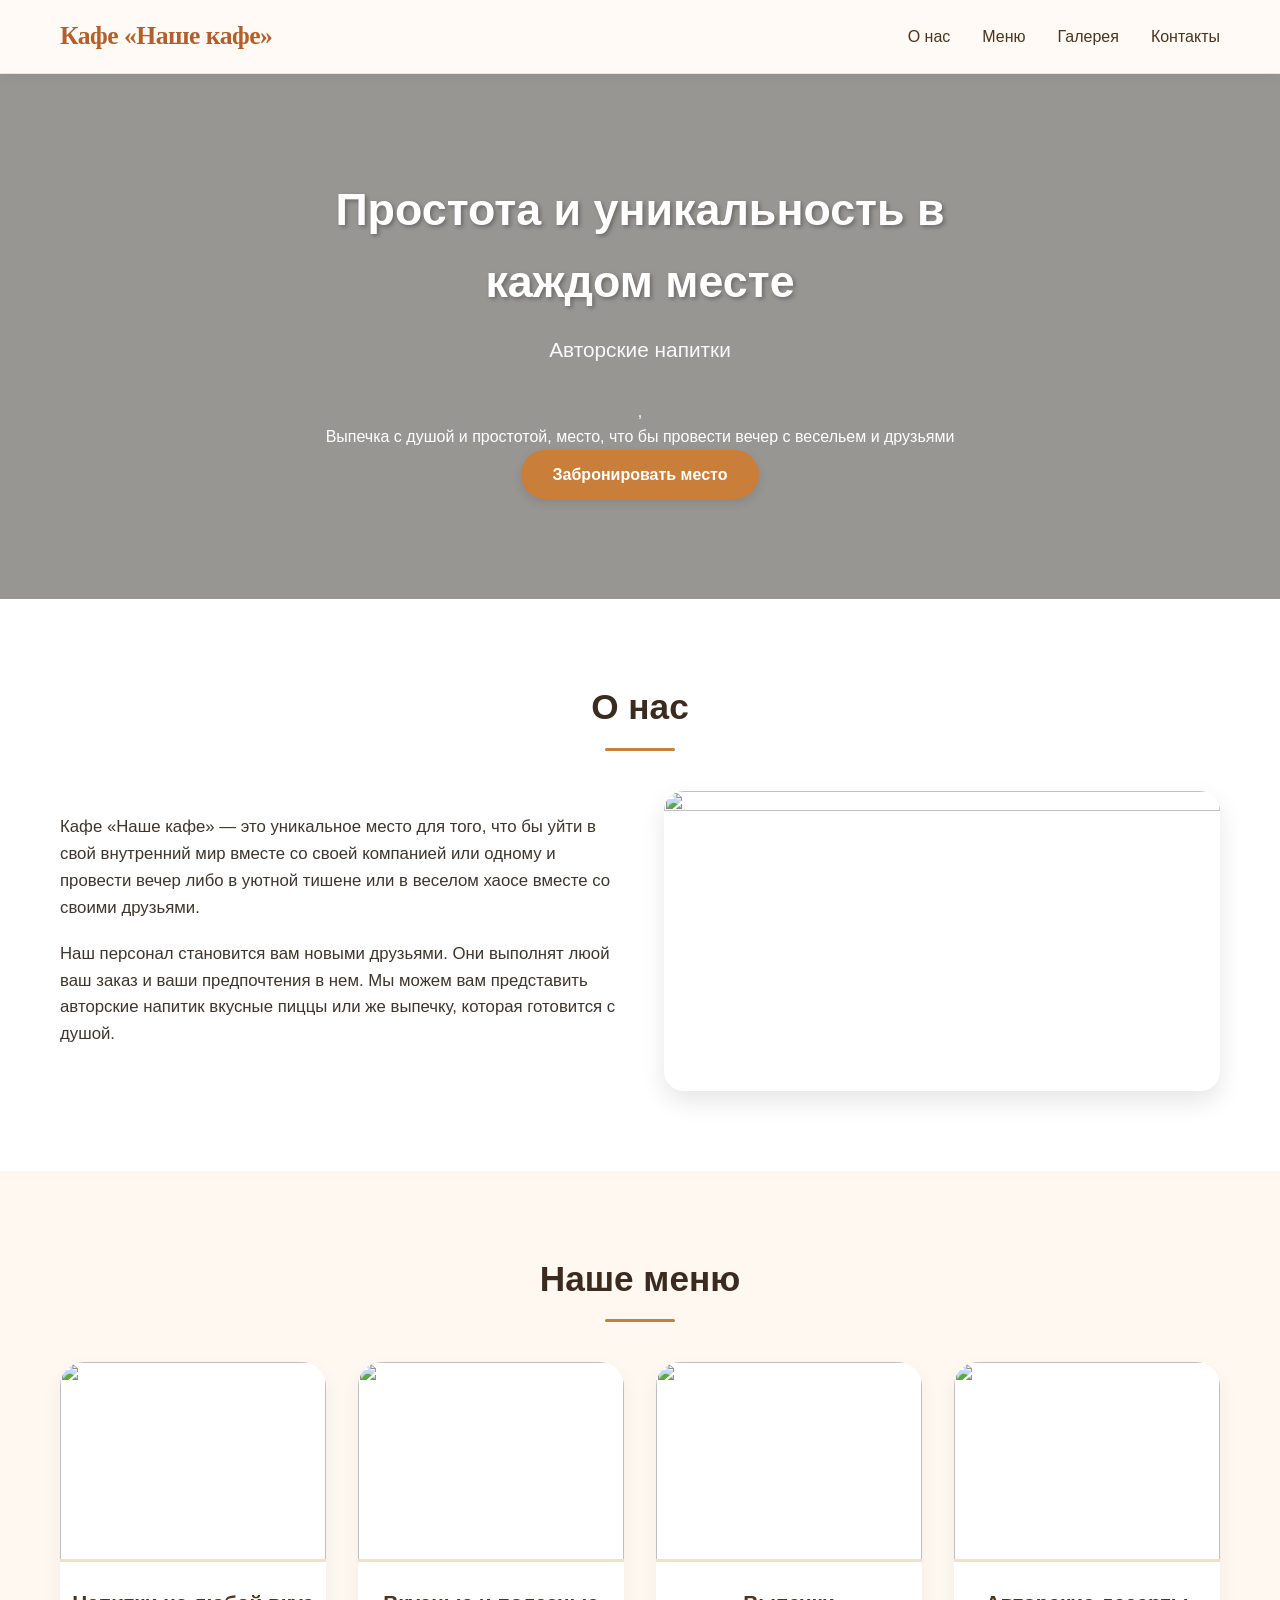
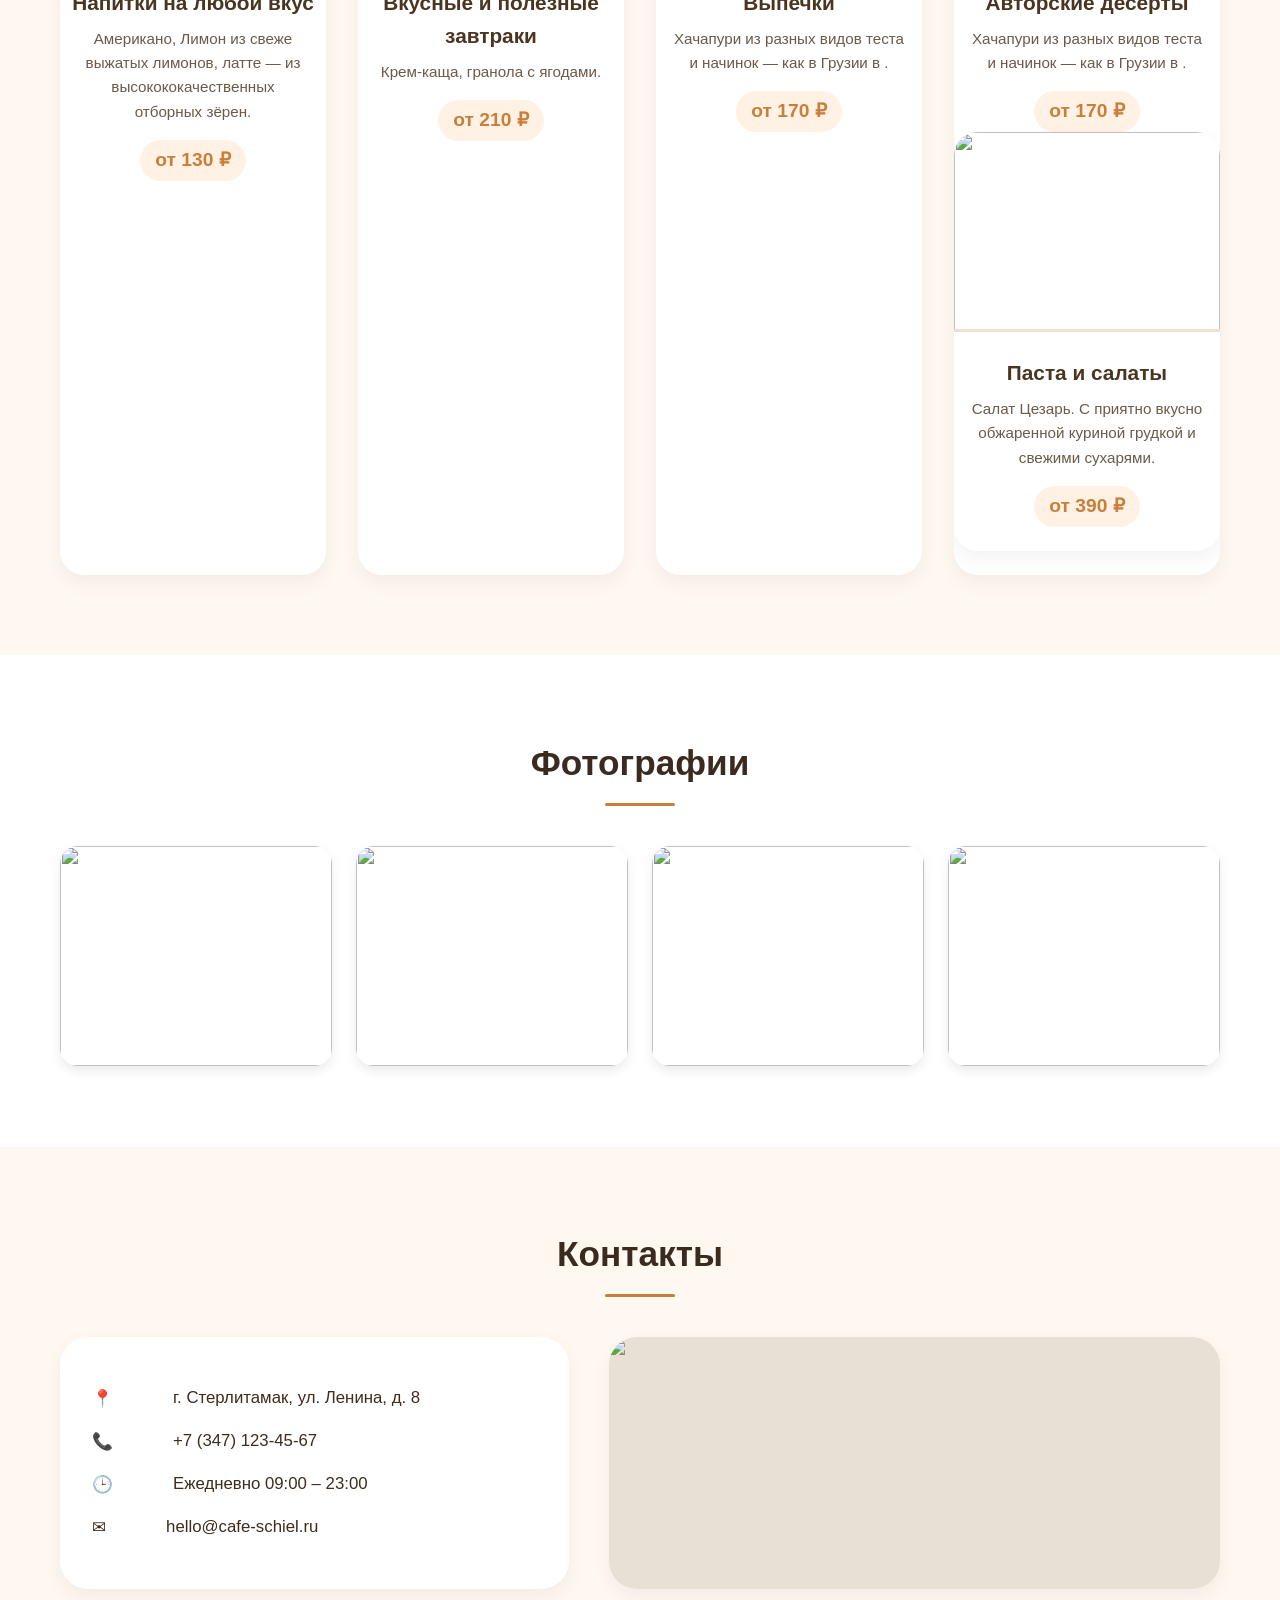
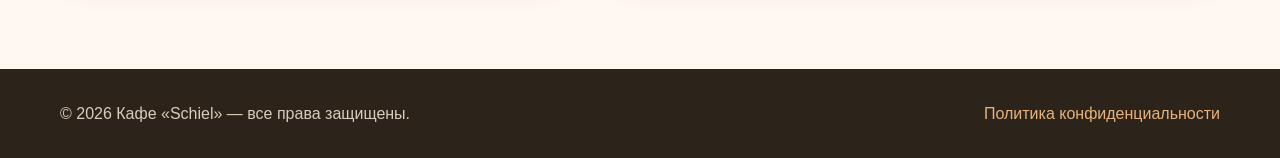
<file: localhost — копия/12.html>
<!DOCTYPE html>
<html lang="ru">
<head>
    <meta charset="UTF-8">
    <meta name="viewport" content="width=device-width, initial-scale=1.0">
    <title>Кафе «Наше кафе» | Простота и уникальный вкус</title>
    <script src="zxc.js"></script>
    <link rel="stylesheet" href="123.css">
</head>
<body>
    <header class="header">
        <div class="container header-container">
            <div class="logo">Кафе «Наше кафе»</div>
            <nav class="nav">
                <a href="#about">О нас</a>
                <a href="#menu">Меню</a>
                <a href="#gallery">Галерея</a>
                <a href="#contacts">Контакты</a>
            </nav>
        </div>
    </header>
    <main>
        <section class="hero">
            <div class="container hero-content">
                <h1 class="hero-title">Простота и уникальность в каждом месте</h1>
                <p class="hero-text">Авторские напитки</p>, 
                <p>Выпечка с душой и простотой, место, что бы провести вечер с весельем и друзьями</p>
                <a href="book.php" class="btn">Забронировать место</a>
            </div>
        </section>
        <section id="about" class="about">
            <div class="container">
                <h2 class="section-title">О нас</h2>
                <div class="about-grid">
                    <div class="about-text">
                        <p>Кафе «Наше кафе» — это уникальное место для того, что бы уйти в свой внутренний мир вместе со своей компанией или одному и провести вечер либо в уютной тишене или в веселом хаосе вместе со своими друзьями.</p>
                        <p>Наш персонал становится вам новыми друзьями. Они выполнят люой ваш заказ и ваши предпочтения в нем. Мы можем вам представить авторские напитик вкусные пиццы или же выпечку, которая готовится с душой.</p>
                    </div>
                    <div class="about-image">
                        <img src="https://i.pinimg.com/736x/9f/b5/9f/9fb59fe3f547912592870ea4fbe50239.jpgw=600; alt="Интерьер кафе">
                    </div>
                </div>
            </div>
        </section>
        <section id="menu" class="menu">
            <div class="container">
                <h2 class="section-title">Наше меню</h2>
                <div class="menu-grid">
                    <div class="menu-item">
                        <img src="https://www.torrefacto.ru/upload/uf/5a6/l8513c4dpbexmz7axxophlwg3cg6q2sk.png; alt="Авторские напитки">
                        <h3>Напитки на любой вкус</h3>
                        <p>Американо, Лимон из свеже выжатых лимонов, латте — из высокококачественных отборных зёрен.</p>
                        <span class="price">от 130 ₽</span>
                    </div>
                    <div class="menu-item">
                        <img src="https://images.news.ru/2025/08/10/KdddHy3bph1ZxQm1hAIUq476rwEsjenge4Hbtt7D_780.pngw=600; alt="Завтрак">
                        <h3>Вкусные и полезные завтраки</h3>
                        <p>Крем-каща, гранола с ягодами.</p>
                        <span class="price">от 210 ₽</span>
                    </div>
                    <div class="menu-item">
                        <img src="https://media-cdn.tripadvisor.com/media/photo-s/1c/1f/04/fc/gastro-khachapuri-the.jpgw=600; alt="Выпечка">
                        <h3>Выпечки</h3>
                        <p>Хачапури из разных видов теста и начинок — как в Грузии в .</p>
                        <span class="price">от 170 ₽</span>
                    </div>
                    <div class="menu-item">
                        <img src="https://i.ytimg.com/vi/ocL60qdUU-A/maxresdefault.jpgw=600; alt="Десерты">
                       <h3>Авторские десерты</h3>
                        <p>Хачапури из разных видов теста и начинок — как в Грузии в .</p>
                        <span class="price">от 170 ₽</span>
                    <div


class="menu-item">
                        <img src="https://images.news.ru/2026/01/24/ljQat5EzlXq76NUcA3jzZcEUAiMp0HoctSP8b6N3_780.pngw=600t; alt="Цезарь">
                        <h3>Паста и салаты</h3>
                        <p>Салат Цезарь. С приятно вкусно обжаренной куриной грудкой и свежими сухарями.</p>
                        <span class="price">от 390 ₽</span>
                    </div>
                </div>
            </div>
        </section>
        <section id="gallery" class="gallery">
            <div class="container">
                <h2 class="section-title">Фотографии</h2>
                <div class="gallery-grid">
                    <img src="https://sun9-43.userapi.com/s/v1/ig2/FGLr6LFrV9qTJzNqn6Im0qcnLaibaQ8RAetOe2QN8zvpCP7PzwKe6Fx90BhCLHauHi--IpOk0lG0cDxzXTSf-ctn.jpg?=600&quot; alt="Интерьер 1">
                    <img src="https://sun9-9.userapi.com/s/v1/ig2/hrmXwe7P3ARiwYw-EVL9YeDaptBWVkvBAj4hbUyK_5VYKrpPW0kSvyncaOwztBYvnObuS7bHHJr4TR9y67ycU2GC.jpg?w=600&quot; alt="Интерьер 2">
                    <img src="https://sun9-2.userapi.com/s/v1/ig2/rH9A44hKR-AcvK_M0utV-16fhJp9QD3jCiqiwvdUUCEqrc-rHCJ6g7adBKfRTQbNJkRVvBOQq1pAah0NCKNFV2mw.jpg?=600&quot; alt="Интерьер 3">
                    <img src="https://sun9-9.userapi.com/s/v1/ig2/opQVurzT2Ieo5z8SxG-ZfmpcfjyMWAHCZ_4R8uJeF8jW-6JDiFxvfofQ3ywDRrzyeoWATsRcyMutRL3y5luTSQ98.jpg?w=600&quot; alt="Интерьер 4">
                </div>
            </div>
        </section>
        <section id="contacts" class="contacts">
            <div class="container">
                <h2 class="section-title">Контакты</h2>
                <div class="contacts-grid">
                    <div class="contacts-info">
                        <p><i class="fas fa-map-marker-alt"></i> г. Стерлитамак, ул. Ленина, д. 8</p>
                        <p><i class="fas fa-phone-alt"></i> +7 (347) 123-45-67</p>
                        <p><i class="far fa-clock"></i> Ежедневно 09:00 – 23:00</p>
                        <p><i class="fas fa-envelope"></i> hello@cafe-schiel.ru</p>
                    </div>
                    <div class="map">
                        <img src="https://караоке-уфа.рф/images/upload/2018-10-19_16-55-04.png; width="100%" height="250" style="border:0;" allowfullscreen="" loading="lazy"></iframe>
                    </div>
                </div>
            </div>
        </section>
    </main>

    <footer class="footer">
        <div class="container footer-container">
            <p>© 2026 Кафе «Schiel» — все права защищены.</p>
            <a href="#" class="policy-link">Политика конфиденциальности</a>
        </div>
    </footer>
</body>
</html>
</file>
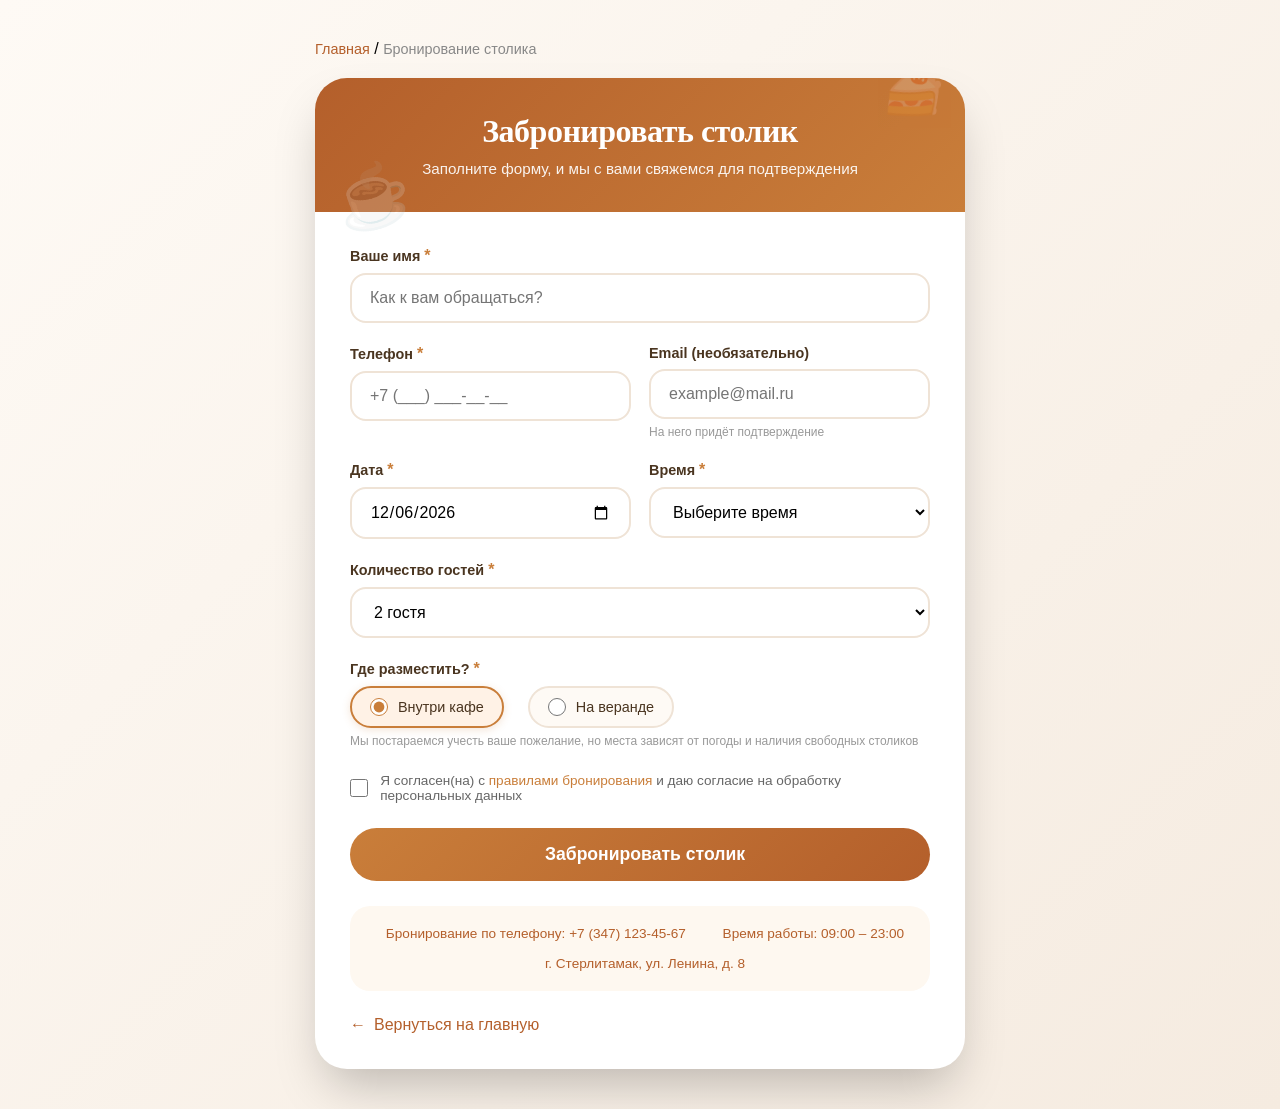
<file: localhost — копия/booking.html>
<!DOCTYPE html>
<html lang="ru">
<head>
    <meta charset="UTF-8">
    <meta name="viewport" content="width=device-width, initial-scale=1.0">
    <title>Бронирование столика | Кафе «Наше кафе»</title>
    <style>
        * {
            margin: 0;
            padding: 0;
            box-sizing: border-box;
        }

        body {
            font-family: 'Segoe UI', Tahoma, Geneva, Verdana, sans-serif;
            background: linear-gradient(135deg, #fefaf5 0%, #f5ebe0 100%);
            min-height: 100vh;
            padding: 40px 20px;
        }

        /* Анимация появления */
        @keyframes fadeInUp {
            from {
                opacity: 0;
                transform: translateY(30px);
            }
            to {
                opacity: 1;
                transform: translateY(0);
            }
        }

        .booking-wrapper {
            max-width: 650px;
            margin: 0 auto;
            animation: fadeInUp 0.6s ease-out;
        }

        /* Хлебные крошки */
        .breadcrumb {
            margin-bottom: 20px;
        }

        .breadcrumb a {
            color: #b45f2b;
            text-decoration: none;
            font-size: 0.9rem;
        }

        .breadcrumb a:hover {
            text-decoration: underline;
        }

        .breadcrumb span {
            color: #888;
            font-size: 0.9rem;
        }

        /* Карточка бронирования */
        .booking-card {
            background: white;
            border-radius: 32px;
            box-shadow: 0 25px 50px -12px rgba(0, 0, 0, 0.25);
            overflow: hidden;
            transition: transform 0.3s ease;
        }

        .booking-card:hover {
            transform: translateY(-5px);
        }

        /* Шапка карточки */
        .booking-header {
            background: linear-gradient(135deg, #b45f2b, #c97e3a);
            padding: 35px 30px;
            text-align: center;
            color: white;
            position: relative;
        }

        .booking-header::before {
            content: '☕';
            position: absolute;
            bottom: -20px;
            left: 20px;
            font-size: 60px;
            opacity: 0.2;
            transform: rotate(-15deg);
        }

        .booking-header::after {
            content: '🍰';
            position: absolute;
            top: -15px;
            right: 20px;
            font-size: 50px;
            opacity: 0.2;
            transform: rotate(10deg);
        }

        .booking-header h1 {
            font-size: 2rem;
            margin-bottom: 10px;
            font-family: 'Georgia', serif;
            letter-spacing: -0.5px;
        }

        .booking-header p {
            opacity: 0.92;
            font-size: 0.95rem;
        }

        /* Форма */
        .booking-form {
            padding: 35px;
        }

        .form-group {
            margin-bottom: 22px;
        }

        .form-row {
            display: grid;
            grid-template-columns: 1fr 1fr;
            gap: 18px;
        }

        label {
            display: block;
            margin-bottom: 8px;
            font-weight: 600;
            color: #4a3520;
            font-size: 0.9rem;
        }

        .required::after {
            content: '*';
            color: #c97e3a;
            margin-left: 4px;
            font-size: 1rem;
        }

        input, select, textarea {
            width: 100%;
            padding: 14px 18px;
            border: 2px solid #efe3d6;
            border-radius: 16px;
            font-size: 1rem;
            transition: all 0.3s ease;
            font-family: inherit;
            background: #fff;
        }

        input:focus, select:focus, textarea:focus {
            outline: none;
            border-color: #c97e3a;
            box-shadow: 0 0 0 4px rgba(201, 126, 58, 0.1);
        }

        input:hover, select:hover, textarea:hover {
            border-color: #d4a373;
        }

        textarea {
            resize: vertical;
            min-height: 90px;
        }

        /* Стили для радио-группы (выбор места) */
        .radio-group {
            display: flex;
            gap: 24px;
            flex-wrap: wrap;
            margin-top: 5px;
        }

        .radio-option {
            display: flex;
            align-items: center;
            gap: 10px;
            background: #fefaf5;
            padding: 10px 18px;
            border-radius: 40px;
            border: 2px solid #efe3d6;
            transition: all 0.2s ease;
            cursor: pointer;
        }

        .radio-option.selected {
            background: #fff2e6;
            border-color: #c97e3a;
            box-shadow: 0 2px 8px rgba(201, 126, 58, 0.2);
        }

        .radio-option input {
            width: 18px;
            height: 18px;
            margin: 0;
            accent-color: #c97e3a;
            cursor: pointer;
        }

        .radio-option label {
            margin: 0;
            font-weight: 500;
            color: #4a3520;
            cursor: pointer;
        }

        .radio-option:hover {
            border-color: #d4a373;
            background: #fff6ed;
        }

        /* Чекбокс согласия */
        .checkbox-group {
            display: flex;
            align-items: center;
            gap: 12px;
            margin: 25px 0;
        }

        .checkbox-group input {
            width: 20px;
            height: 20px;
            cursor: pointer;
            accent-color: #c97e3a;
        }

        .checkbox-group label {
            margin-bottom: 0;
            font-weight: normal;
            font-size: 0.85rem;
            color: #666;
        }

        .checkbox-group a {
            color: #c97e3a;
            text-decoration: none;
        }

        .checkbox-group a:hover {
            text-decoration: underline;
        }

        /* Кнопка отправки */
        .btn-submit {
            width: 100%;
            background: linear-gradient(135deg, #c97e3a, #b45f2b);
            color: white;
            border: none;
            padding: 16px;
            font-size: 1.1rem;
            font-weight: 700;
            border-radius: 40px;
            cursor: pointer;
            transition: all 0.3s ease;
            margin-top: 10px;
            display: flex;
            justify-content: center;
            align-items: center;
            gap: 10px;
        }

        .btn-submit:hover {
            transform: translateY(-3px);
            box-shadow: 0 10px 25px rgba(201, 126, 58, 0.4);
        }

        .btn-submit:active {
            transform: translateY(0);
        }

        /* Уведомления */
        .alert {
            padding: 16px 20px;
            border-radius: 16px;
            margin-bottom: 25px;
            display: flex;
            align-items: center;
            gap: 12px;
            animation: fadeInUp 0.4s ease;
        }

        .alert-success {
            background: #d4edda;
            color: #155724;
            border-left: 5px solid #28a745;
        }

        .alert-error {
            background: #f8d7da;
            color: #721c24;
            border-left: 5px solid #dc3545;
        }

        .alert-info {
            background: #d1ecf1;
            color: #0c5460;
            border-left: 5px solid #17a2b8;
        }

        .close-alert {
            margin-left: auto;
            cursor: pointer;
            font-size: 1.2rem;
            font-weight: bold;
            opacity: 0.7;
        }

        .close-alert:hover {
            opacity: 1;
        }

        /* Инфо-текст */
        .info-text {
            font-size: 0.75rem;
            color: #999;
            margin-top: 6px;
        }

        /* Дополнительная информация */
        .booking-info {
            background: #fef8f0;
            padding: 20px;
            border-radius: 20px;
            margin-top: 25px;
            display: flex;
            justify-content: space-around;
            flex-wrap: wrap;
            gap: 15px;
        }

        .info-item {
            display: flex;
            align-items: center;
            gap: 10px;
            font-size: 0.85rem;
            color: #b45f2b;
        }

        .info-item span:first-child {
            font-size: 1.2rem;
        }

        /* Ссылка назад */
        .back-link {
            display: inline-flex;
            align-items: center;
            gap: 8px;
            margin-top: 25px;
            color: #b45f2b;
            text-decoration: none;
            font-weight: 500;
            transition: gap 0.3s ease;
        }

        .back-link:hover {
            gap: 12px;
            text-decoration: underline;
        }

        /* Адаптивность */
        @media (max-width: 550px) {
            body {
                padding: 20px 15px;
            }

            .form-row {
                grid-template-columns: 1fr;
                gap: 0;
            }

            .booking-header {
                padding: 25px 20px;
            }

            .booking-header h1 {
                font-size: 1.6rem;
            }

            .booking-form {
                padding: 25px 20px;
            }

            .booking-info {
                flex-direction: column;
                align-items: flex-start;
            }

            .radio-group {
                flex-direction: column;
                gap: 12px;
            }
        }
    </style>
</head>
<body>
    <div class="booking-wrapper">
        <!-- Хлебные крошки -->
        <div class="breadcrumb">
            <a href="index.html"> Главная</a> / <span> Бронирование столика</span>
        </div>

        <!-- Основная карточка -->
        <div class="booking-card">
            <div class="booking-header">
                <h1>Забронировать столик</h1>
                <p>Заполните форму, и мы с вами свяжемся для подтверждения</p>
            </div>

            <div class="booking-form">
                <!-- Уведомления будут появляться здесь -->
                <div id="notificationArea"></div>

                <form id="bookingForm">
                    <div class="form-group">
                        <label class="required">Ваше имя</label>
                        <input type="text" id="name" name="name" required 
                               placeholder="Как к вам обращаться?">
                    </div>

                    <div class="form-row">
                        <div class="form-group">
                            <label class="required">Телефон</label>
                            <input type="tel" id="phone" name="phone" required 
                               placeholder="+7 (___) ___-__-__">
                        </div>

                        <div class="form-group">
                            <label>Email (необязательно)</label>
                            <input type="email" id="email" name="email" 
                                   placeholder="example@mail.ru">
                            <div class="info-text">На него придёт подтверждение</div>
                        </div>
                    </div>

                    <div class="form-row">
                        <div class="form-group">
                            <label class="required">Дата</label>
                            <input type="date" id="date" name="date" required>
                        </div>

                        <div class="form-group">
                            <label class="required">Время</label>
                            <select id="time" name="time" required>
                                <option value="">Выберите время</option>
                                <option value="12:00">12:00</option>
                                <option value="13:00">13:00</option>
                                <option value="14:00">14:00</option>
                                <option value="15:00">15:00</option>
                                <option value="16:00">16:00</option>
                                <option value="17:00">17:00</option>
                                <option value="18:00">18:00</option>
                                <option value="19:00">19:00</option>
                                <option value="20:00">20:00</option>
                                <option value="21:00">21:00</option>
                                <option value="22:00">22:00</option>
                            </select>
                        </div>
                    </div>

                    <div class="form-group">
                        <label class="required">Количество гостей</label>
                        <select id="guests" name="guests" required>
                            <option value="1">1 гость</option>
                            <option value="2" selected>2 гостя</option>
                            <option value="3">3 гостя</option>
                            <option value="4">4 гостя</option>
                            <option value="5">5 гостей</option>
                            <option value="6">6 гостей</option>
                            <option value="7">7 гостей</option>
                            <option value="8">8 гостей</option>
                            <option value="9">9 гостей</option>
                            <option value="10">10 гостей</option>
                        </select>
                    </div>
                    <div class="form-group">
                        <label class="required">Где разместить?</label>
                        <div class="radio-group" id="placeGroup">
                            <div class="radio-option" data-value="inside">
                                <input type="radio" name="place" id="placeInside" value="Внутри кафе" checked>
                                <label for="placeInside"> Внутри кафе</label>
                            </div>
                            <div class="radio-option" data-value="terrace">
                                <input type="radio" name="place" id="placeTerrace" value="На веранде">
                                <label for="placeTerrace"> На веранде</label>
                            </div>
                        </div>
                        <div class="info-text">Мы постараемся учесть ваше пожелание, но места зависят от погоды и наличия свободных столиков</div>
                    </div>
                    <!-- Конец нового блока -->

                    <div class="checkbox-group">
                        <input type="checkbox" id="agree" required>
                        <label for="agree">
                            Я согласен(на) с <a href="#">правилами бронирования</a> и даю согласие на обработку персональных данных
                        </label>
                    </div>

                    <button type="submit" class="btn-submit">
                        <span></span> Забронировать столик
                    </button>
                </form>

                <!-- Блок с полезной информацией -->
                <div class="booking-info">
                    <div class="info-item">
                        <span></span>
                        <span>Бронирование по телефону: +7 (347) 123-45-67</span>
                    </div>
                    <div class="info-item">
                        <span></span>
                        <span>Время работы: 09:00 – 23:00</span>
                    </div>
                    <div class="info-item">
                        <span></span>
                        <span>г. Стерлитамак, ул. Ленина, д. 8</span>
                    </div>
                </div>

                <a href="index.html" class="back-link">
                    <span>←</span> Вернуться на главную
                </a>
            </div>
        </div>
    </div>

    <script>
        // === 1. Установка минимальной даты (сегодня) и значение по умолчанию (завтра)
        const dateInput = document.getElementById('date');
        if (dateInput) {
            const today = new Date();
            const yyyy = today.getFullYear();
            const mm = String(today.getMonth() + 1).padStart(2, '0');
            const dd = String(today.getDate()).padStart(2, '0');
            dateInput.min = `${yyyy}-${mm}-${dd}`;
            
            const tomorrow = new Date(today);
            tomorrow.setDate(today.getDate() + 1);
            const tomorrowYyyy = tomorrow.getFullYear();
            const tomorrowMm = String(tomorrow.getMonth() + 1).padStart(2, '0');
            const tomorrowDd = String(tomorrow.getDate()).padStart(2, '0');
            dateInput.value = `${tomorrowYyyy}-${tomorrowMm}-${tomorrowDd}`;
        }

        // === 2. Функция уведомлений
        function showNotification(message, type) {
            const notificationArea = document.getElementById('notificationArea');
            const alertDiv = document.createElement('div');
            alertDiv.className = `alert alert-${type}`;
            
            let icon = '';
            if (type === 'success') icon = '✅';
            if (type === 'error') icon = '❌';
            if (type === 'info') icon = 'ℹ️';
            
            alertDiv.innerHTML = `
                <span>${icon}</span>
                <span style="flex:1;">${message}</span>
                <span class="close-alert" onclick="this.parentElement.remove()">✕</span>
            `;
            
            notificationArea.appendChild(alertDiv);
            
            setTimeout(() => {
                if (alertDiv && alertDiv.parentElement) {
                    alertDiv.style.opacity = '0';
                    setTimeout(() => {
                        if (alertDiv && alertDiv.parentElement) alertDiv.remove();
                    }, 300);
                }
            }, 5000);
        }

        // === 3. Работа с localStorage (имитация БД)
        function saveBookingToLocal(booking) {
            let bookings = JSON.parse(localStorage.getItem('cafe_bookings') || '[]');
            booking.id = Date.now();
            booking.createdAt = new Date().toISOString();
            booking.status = 'new';
            bookings.push(booking);
            localStorage.setItem('cafe_bookings', JSON.stringify(bookings));
        }

        // Простейшая проверка доступности (по дате и времени)
        function isTimeSlotAvailable(date, time) {
            let bookings = JSON.parse(localStorage.getItem('cafe_bookings') || '[]');
            const existing = bookings.find(b => b.date === date && b.time === time);
            return !existing;
        }

        // === 4. Визуальные улучшения для radio-панели (подсветка выбранного)
        function initRadioStyling() {
            const radioOptions = document.querySelectorAll('.radio-option');
            const radioInputs = document.querySelectorAll('input[name="place"]');
            
            function updateSelection() {
                const selectedValue = document.querySelector('input[name="place"]:checked')?.value;
                radioOptions.forEach(opt => {
                    const input = opt.querySelector('input');
                    if (input.checked) {
                        opt.classList.add('selected');
                    } else {
                        opt.classList.remove('selected');
                    }
                });
            }
            
            radioInputs.forEach(radio => {
                radio.addEventListener('change', updateSelection);
            });
            updateSelection();
            
            // Клик по всей области radio-option тоже переключает
            radioOptions.forEach(opt => {
                opt.addEventListener('click', (e) => {
                    const radio = opt.querySelector('input');
                    if (radio && !radio.checked) {
                        radio.checked = true;
                        updateSelection();
                        // Вручную вызываем событие change, если нужно
                        const changeEvent = new Event('change', { bubbles: true });
                        radio.dispatchEvent(changeEvent);
                    }
                });
            });
        }
        
        // === 5. Валидация телефона и форматирование
        const phoneInput = document.getElementById('phone');
        if (phoneInput) {
            phoneInput.addEventListener('input', function(e) {
                let value = this.value.replace(/\D/g, '');
                if (value.length > 11) value = value.slice(0, 11);
                
                let formatted = '';
                if (value.length > 0) {
                    if (value[0] === '7' || value[0] === '8') {
                        formatted = '+7 ';
                        let rest = value.slice(1);
                        if (rest.length > 0) formatted += '(' + rest.slice(0, 3);
                        if (rest.length > 3) formatted += ') ' + rest.slice(3, 6);
                        if (rest.length > 6) formatted += '-' + rest.slice(6, 8);
                        if (rest.length > 8) formatted += '-' + rest.slice(8, 10);
                    } else {
                        formatted = value;
                    }
                }
                this.value = formatted;
            });
        }

        // === 6. Обработка отправки формы (заменён комментарий на выбор места)
        const form = document.getElementById('bookingForm');
        form.addEventListener('submit', function(e) {
            e.preventDefault();
            
            // Получаем значения полей
            const name = document.getElementById('name').value.trim();
            const phone = document.getElementById('phone').value.trim();
            const email = document.getElementById('email').value.trim();
            const date = document.getElementById('date').value;
            const time = document.getElementById('time').value;
            const guests = document.getElementById('guests').value;
            const agree = document.getElementById('agree').checked;
            
            // Получаем выбранное место (внутри кафе / на веранде)
            let selectedPlace = '';
            const placeRadios = document.querySelectorAll('input[name="place"]');
            for (let radio of placeRadios) {
                if (radio.checked) {
                    selectedPlace = radio.value;
                    break;
                }
            }
            if (!selectedPlace) {
                selectedPlace = 'Внутри кафе'; // fallback
            }
            
            // Валидация
            const errors = [];
            if (name.length < 2) {
                errors.push('Пожалуйста, укажите ваше имя (минимум 2 символа)');
            }
            const phoneClean = phone.replace(/\D/g, '');
            if (phoneClean.length < 10) {
                errors.push('Введите корректный номер телефона (не менее 10 цифр)');
            }
            if (!date) errors.push('Выберите дату');
            if (!time) errors.push('Выберите время');
            if (!agree) errors.push('Необходимо согласие с правилами бронирования');
            
            // Проверка доступности слота
            if (date && time && !isTimeSlotAvailable(date, time)) {
                errors.push('Извините, выбранное время уже занято. Пожалуйста, выберите другое время.');
            }
            
            if (errors.length > 0) {
                showNotification(errors.join('<br>'), 'error');
                return;
            }
            
            // Формируем объект бронирования. Вместо поля "comment" добавляем "placePreference"
            const booking = {
                name: name,
                phone: phone,
                email: email,
                date: date,
                time: time,
                guests: parseInt(guests),
                placePreference: selectedPlace,      // новое поле: внутри кафе / на веранде
                // old comment убран, так как заменили на выбор
            };
            
            // Сохраняем бронь
            saveBookingToLocal(booking);
            
            // Формируем красивое сообщение об успехе
            const formattedDate = new Date(date).toLocaleDateString('ru-RU');
            const placeText = (selectedPlace === 'Внутри кафе') ? 'внутри кафе' : 'на веранде';
            showNotification(
                `Спасибо, ${name}! Ваша заявка на ${formattedDate} в ${time} (${placeText}) принята. Мы свяжемся с вами для подтверждения.`,
                'success'
            );
            
            // Опционально: очистим только поле согласия, чтобы повторно не нажимать при желании новой брони, 
            // но оставим имя/телефон для удобства (если захочет забронировать ещё раз).
            document.getElementById('agree').checked = false;
            // Не очищаем выбор места и другие поля — пользователь может изменить вручную для новой заявки.
            // Однако сделаем сброс выделения чекбокса только, а остальное остаётся (удобно).
            
            // Дополнительно можно пролистать вверх к уведомлению
            window.scrollTo({ top: 0, behavior: 'smooth' });
        });
        
        // Инициализация стилизации радио-кнопок после загрузки DOM
        document.addEventListener('DOMContentLoaded', () => {
            initRadioStyling();
            
            // Небольшой фикс: если вдруг нет выбранного значения по умолчанию, установим через скрипт
            const defaultInside = document.getElementById('placeInside');
            if (defaultInside && !defaultInside.checked) {
                defaultInside.checked = true;
                initRadioStyling(); // обновить стили ещё раз
            }
        });
    </script>
</body>
</html>
</file>
<file: localhost — копия/123.css>
/* Reset and base styles */
* {
    margin: 0;
    padding: 0;
    box-sizing: border-box;
}

body {
    font-family: 'Segoe UI', Tahoma, Geneva, Verdana, sans-serif;
    line-height: 1.6;
    color: #2c2c2c;
    background-color: #fefaf5;
}

.container {
    max-width: 1200px;
    margin: 0 auto;
    padding: 0 20px;
}

/* Header */
.header {
    background-color: #fffaf5;
    box-shadow: 0 2px 15px rgba(0, 0, 0, 0.05);
    position: sticky;
    top: 0;
    z-index: 100;
    border-bottom: 1px solid #f0e4d4;
}

.header-container {
    display: flex;
    justify-content: space-between;
    align-items: center;
    padding: 1rem 20px;
    flex-wrap: wrap;
}

.logo {
    font-size: 1.6rem;
    font-weight: 600;
    color: #b45f2b;
    letter-spacing: -0.5px;
    font-family: 'Georgia', serif;
}

.nav {
    display: flex;
    gap: 2rem;
}

.nav a {
    text-decoration: none;
    color: #4a3520;
    font-weight: 500;
    transition: color 0.3s ease;
}

.nav a:hover {
    color: #c97e3a;
}

/* Hero section */
.hero {
    background: linear-gradient(rgba(0, 0, 0, 0.4), rgba(0, 0, 0, 0.4)), url('https://images.unsplash.com/photo-1501339847302-ac426a4a7cbb?q=80&w=2070&auto=format');
    background-size: cover;
    background-position: center;
    color: white;
    text-align: center;
    padding: 100px 0;
}

.hero-content {
    max-width: 700px;
    margin: 0 auto;
}

.hero-title {
    font-size: 2.8rem;
    margin-bottom: 1rem;
    font-weight: 600;
    text-shadow: 2px 2px 4px rgba(0,0,0,0.3);
}

.hero-text {
    font-size: 1.3rem;
    margin-bottom: 2rem;
    opacity: 0.95;
}

.btn {
    display: inline-block;
    background-color: #c97e3a;
    color: white;
    padding: 12px 32px;
    text-decoration: none;
    border-radius: 40px;
    font-weight: 600;
    transition: all 0.3s ease;
    box-shadow: 0 4px 10px rgba(0,0,0,0.1);
}

.btn:hover {
    background-color: #a85f25;
    transform: translateY(-2px);
    box-shadow: 0 6px 15px rgba(0,0,0,0.15);
}

/* Section common */
.section-title {
    text-align: center;
    font-size: 2.2rem;
    margin-bottom: 2.5rem;
    color: #3b2a1f;
    position: relative;
    padding-bottom: 15px;
}

.section-title::after {
    content: '';
    position: absolute;
    bottom: 0;
    left: 50%;
    transform: translateX(-50%);
    width: 70px;
    height: 3px;
    background-color: #c97e3a;
    border-radius: 2px;
}

/* About */
.about {
    padding: 80px 0;
    background-color: #fff;
}

.about-grid {
    display: grid;
    grid-template-columns: 1fr 1fr;
    gap: 3rem;
    align-items: center;
}

.about-text p {
    margin-bottom: 1.2rem;
    font-size: 1.05rem;
    color: #3e362e;
}

.about-image img {
    width: 100%;
    border-radius: 20px;
    box-shadow: 0 10px 25px rgba(0,0,0,0.1);
    transition: transform 0.3s ease;
    object-fit: cover;
    height: 100%;
    min-height: 300px;
}

.about-image img:hover {
    transform: scale(1.01);
}

/* Menu */
.menu {
    padding: 80px 0;
    background-color: #fef8f0;
}

.menu-grid {
    display: grid;
    grid-template-columns: repeat(auto-fit, minmax(260px, 1fr));
    gap: 2rem;
}

.menu-item {
    background: white;
    border-radius: 24px;
    overflow: hidden;
    box-shadow: 0 8px 20px rgba(0,0,0,0.05);
    transition: all 0.3s ease;
    text-align: center;
    padding-bottom: 1.5rem;
}

.menu-item:hover {
    transform: translateY(-8px);
    box-shadow: 0 15px 30px rgba(0,0,0,0.1);
}

.menu-item img {
    width: 100%;
    height: 200px;
    object-fit: cover;
    border-bottom: 3px solid #f0e0cf;
}

.menu-item h3 {
    font-size: 1.3rem;
    margin: 1rem 0 0.5rem;
    color: #4a3520;
}

.menu-item p {
    padding: 0 1rem;
    font-size: 0.95rem;
    color: #6b5a4a;
    margin-bottom: 1rem;
}

.price {
    display: inline-block;
    font-weight: bold;
    font-size: 1.2rem;
    color: #c97e3a;
    background: #fff1e4;
    padding: 5px 15px;
    border-radius: 30px;
}

/* Gallery */
.gallery {
    padding: 80px 0;
    background: #fff;
}

.gallery-grid {
    display: grid;
    grid-template-columns: repeat(auto-fit, minmax(250px, 1fr));
    gap: 1.5rem;
}

.gallery-grid img {
    width: 100%;
    height: 220px;
    object-fit: cover;
    border-radius: 18px;
    transition: 0.3s ease;
    box-shadow: 0 5px 12px rgba(0,0,0,0.08);
}

.gallery-grid img:hover {
    transform: scale(1.02);
    box-shadow: 0 12px 24px rgba(0,0,0,0.15);
}

/* Contacts */
.contacts {
    padding: 80px 0;
    background-color: #fef8f0;
}

.contacts-grid {
    display: grid;
    grid-template-columns: 1fr 1.2fr;
    gap: 2.5rem;
    align-items: start;
}

.contacts-info {
    background: white;
    padding: 2rem;
    border-radius: 28px;
    box-shadow: 0 8px 20px rgba(0,0,0,0.05);
}

.contacts-info p {
    margin: 1rem 0;
    font-size: 1.05rem;
    display: flex;
    align-items: center;
    gap: 12px;
    color: #3e2c1c;
}

/* Fallback для иконок (если нет fontawesome) */
.contacts-info i {
    font-style: normal;
    font-weight: 600;
    min-width: 28px;
    display: inline-block;
}
/* Имитация иконок через эмодзи для совместимости */
.contacts-info p::before {
    font-family: 'Segoe UI', system-ui;
    margin-right: 8px;
    font-weight: normal;
}
.contacts-info p:nth-child(1)::before { content: "📍"; }
.contacts-info p:nth-child(2)::before { content: "📞"; }
.contacts-info p:nth-child(3)::before { content: "🕒"; }
.contacts-info p:nth-child(4)::before { content: "✉️"; }

.map {
    border-radius: 28px;
    overflow: hidden;
    box-shadow: 0 8px 20px rgba(0,0,0,0.05);
    background: #e9e0d5;
    height: 100%;
    min-height: 250px;
}

.map iframe {
    width: 100%;
    height: 100%;
    min-height: 250px;
    display: block;
}

/* Footer */
.footer {
    background-color: #2c241a;
    color: #d9cdbc;
    padding: 2rem 0;
    text-align: center;
}

.footer-container {
    display: flex;
    justify-content: space-between;
    align-items: center;
    flex-wrap: wrap;
    gap: 1rem;
}

.footer a {
    color: #e7b27d;
    text-decoration: none;
}

.footer a:hover {
    text-decoration: underline;
}

/* Responsive */
@media (max-width: 850px) {
    .about-grid, .contacts-grid {
        grid-template-columns: 1fr;
        gap: 2rem;
    }
    
    .hero-title {
        font-size: 2rem;
    }
    
    .header-container {
        flex-direction: column;
        gap: 0.8rem;
    }
    
    .nav {
        gap: 1.2rem;
        flex-wrap: wrap;
        justify-content: center;
    }
    
    .section-title {
        font-size: 1.8rem;
    }
}

@media (max-width: 550px) {
    .menu-grid {
        grid-template-columns: 1fr;
    }
    
    .gallery-grid {
        grid-template-columns: 1fr;
    }
    
    .hero {
        padding: 70px 0;
    }
    
    .btn {
        padding: 10px 24px;
    }
}
</file>
